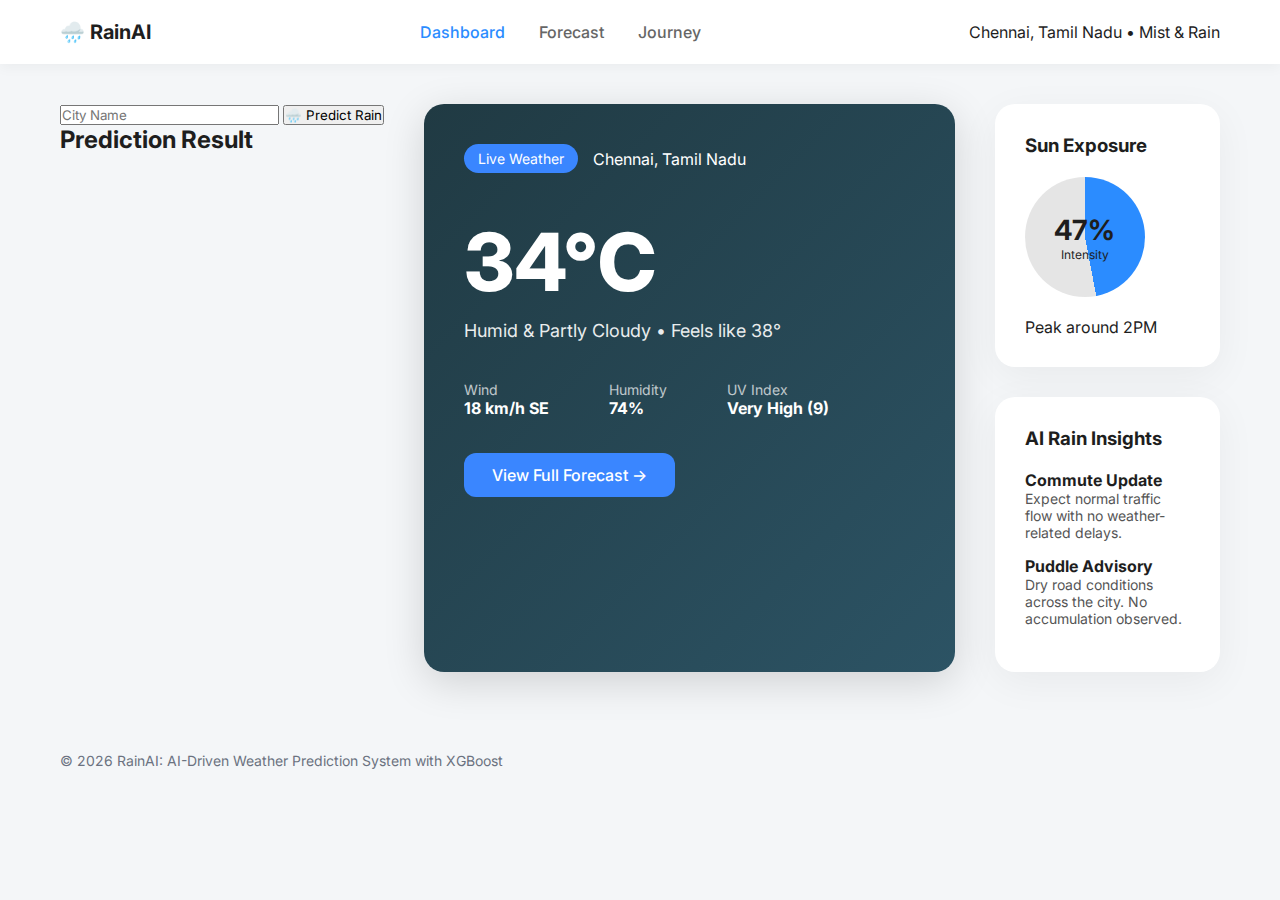
<file: index.html>
<!DOCTYPE html>
<html lang="en">
<head>
  <meta charset="UTF-8" />
  <meta name="viewport" content="width=device-width, initial-scale=1.0"/>
  <title>RainAI</title>
  <link rel="stylesheet" href="style.css" />
  <link href="https://fonts.googleapis.com/css2?family=Inter:wght@400;500;600;700;800&display=swap" rel="stylesheet">
</head>
<body>

<header class="navbar">
  <div class="logo">🌧️ RainAI</div>
  <nav>
  <a href="index.html" class="active">Dashboard</a>
  <a href="forecast.html">Forecast</a>
  <a href="journey.html">Journey</a>
</nav>
  <div class="profile">Chennai, Tamil Nadu • Mist & Rain</div>
</header>
<h2 class="prediction-result"></h2>
<main class="container">
  <div class="predict-box">

  <div class="predict-box">
  <input type="text" id="cityInput" placeholder="City Name"/>

  <button onclick="getPrediction()">
    🌧️ Predict Rain
  </button>

  <h2 id="result">
    Prediction Result
  </h2>
</div>
</div>
  <!-- LEFT BIG WEATHER CARD -->
  <section class="weather-card">
    <div class="weather-header">
      <span class="live-badge">Live Weather</span>
      <span>Chennai, Tamil Nadu</span>
    </div>

    <div class="temp-section">
      <h1>34°C</h1>
      <p>Humid & Partly Cloudy • Feels like 38°</p>
    </div>

    <div class="weather-stats">
      <div>
        <span>Wind</span>
        <strong>18 km/h SE</strong>
      </div>
      <div>
        <span>Humidity</span>
        <strong>74%</strong>
      </div>
      <div>
        <span>UV Index</span>
        <strong>Very High (9)</strong>
      </div>
    </div>
    <a href="forecast.html" class="forecast-btn">
      View Full Forecast →
    </a>
  </section>

  <!-- RIGHT SIDE PANEL -->
  <section class="side-panel">

    <div class="precipitation-card">
      <h3>Sun Exposure</h3>
      <div class="circle">
        <span>84%</span>
        <small>Intensity</small>
      </div>
      <p>Peak around 2PM</p>
    </div>

    <div class="insight-card">
      <h3>AI Rain Insights</h3>
      <div class="insight">
        <strong>Commute Update</strong>
        <p>Expect normal traffic flow with no weather-related delays.</p>
      </div>
      <div class="insight">
        <strong>Puddle Advisory</strong>
        <p>Dry road conditions across the city. No accumulation observed.</p>
      </div>
    </div>

  </section>

</main>

<script src="script.js"></script>
<footer>
    © 2026 RainAI: AI-Driven Weather Prediction System with XGBoost
</footer>
</body>
</html>
</file>
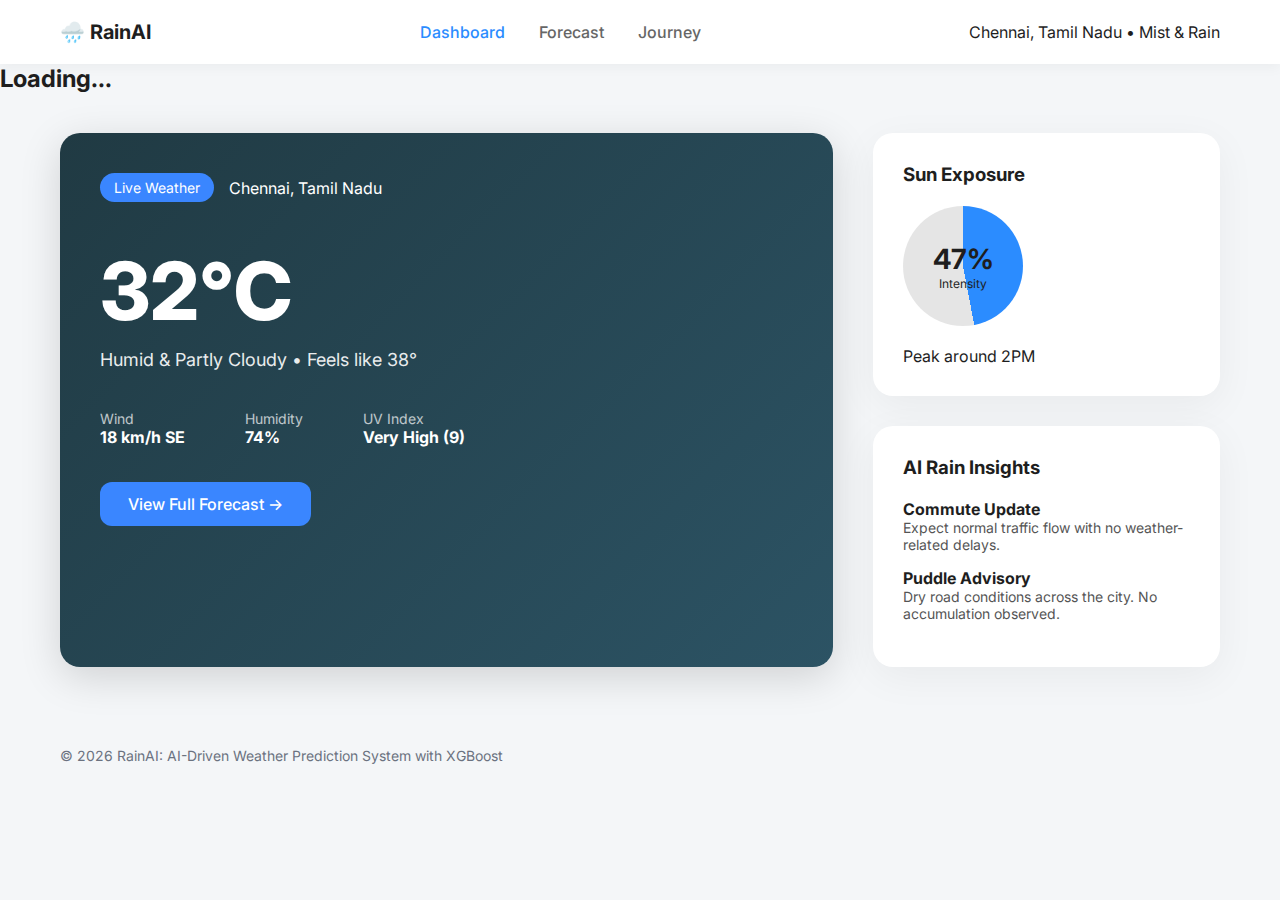
<file: front-end/index.html>
<!DOCTYPE html>
<html lang="en">
<head>
  <meta charset="UTF-8" />
  <meta name="viewport" content="width=device-width, initial-scale=1.0"/>
  <title>RainAI</title>
  <link rel="stylesheet" href="style.css" />
  <link href="https://fonts.googleapis.com/css2?family=Inter:wght@400;500;600;700;800&display=swap" rel="stylesheet">
</head>
<body>

<header class="navbar">
  <div class="logo">🌧️ RainAI</div>
  <nav>
  <a href="index.html" class="active">Dashboard</a>
  <a href="forecast.html">Forecast</a>
  <a href="journey.html">Journey</a>
</nav>
  <div class="profile">Chennai, Tamil Nadu • Mist & Rain</div>
</header>
<h2 class="prediction-result">Loading...</h2>
<main class="container">
  
  <!-- LEFT BIG WEATHER CARD -->
  <section class="weather-card">
    <div class="weather-header">
      <span class="live-badge">Live Weather</span>
      <span>Chennai, Tamil Nadu</span>
    </div>

    <div class="temp-section">
      <h1>32°C</h1>
      <p>Humid & Partly Cloudy • Feels like 38°</p>
    </div>

    <div class="weather-stats">
      <div>
        <span>Wind</span>
        <strong>18 km/h SE</strong>
      </div>
      <div>
        <span>Humidity</span>
        <strong>74%</strong>
      </div>
      <div>
        <span>UV Index</span>
        <strong>Very High (9)</strong>
      </div>
    </div>
    <a href="forecast.html" class="forecast-btn">
      View Full Forecast →
    </a>
  </section>

  <!-- RIGHT SIDE PANEL -->
  <section class="side-panel">

    <div class="precipitation-card">
      <h3>Sun Exposure</h3>
      <div class="circle">
        <span>38°</span>
        <small>Intensity</small>
      </div>
      <p>Peak around 2PM</p>
    </div>

    <div class="insight-card">
      <h3>AI Rain Insights</h3>
      <div class="insight">
        <strong>Commute Update</strong>
        <p>Expect normal traffic flow with no weather-related delays.</p>
      </div>
      <div class="insight">
        <strong>Puddle Advisory</strong>
        <p>Dry road conditions across the city. No accumulation observed.</p>
      </div>
    </div>

  </section>

</main>

<script src="script.js"></script>
<footer>
    © 2026 RainAI: AI-Driven Weather Prediction System with XGBoost
</footer>
</body>
</html>
</file>
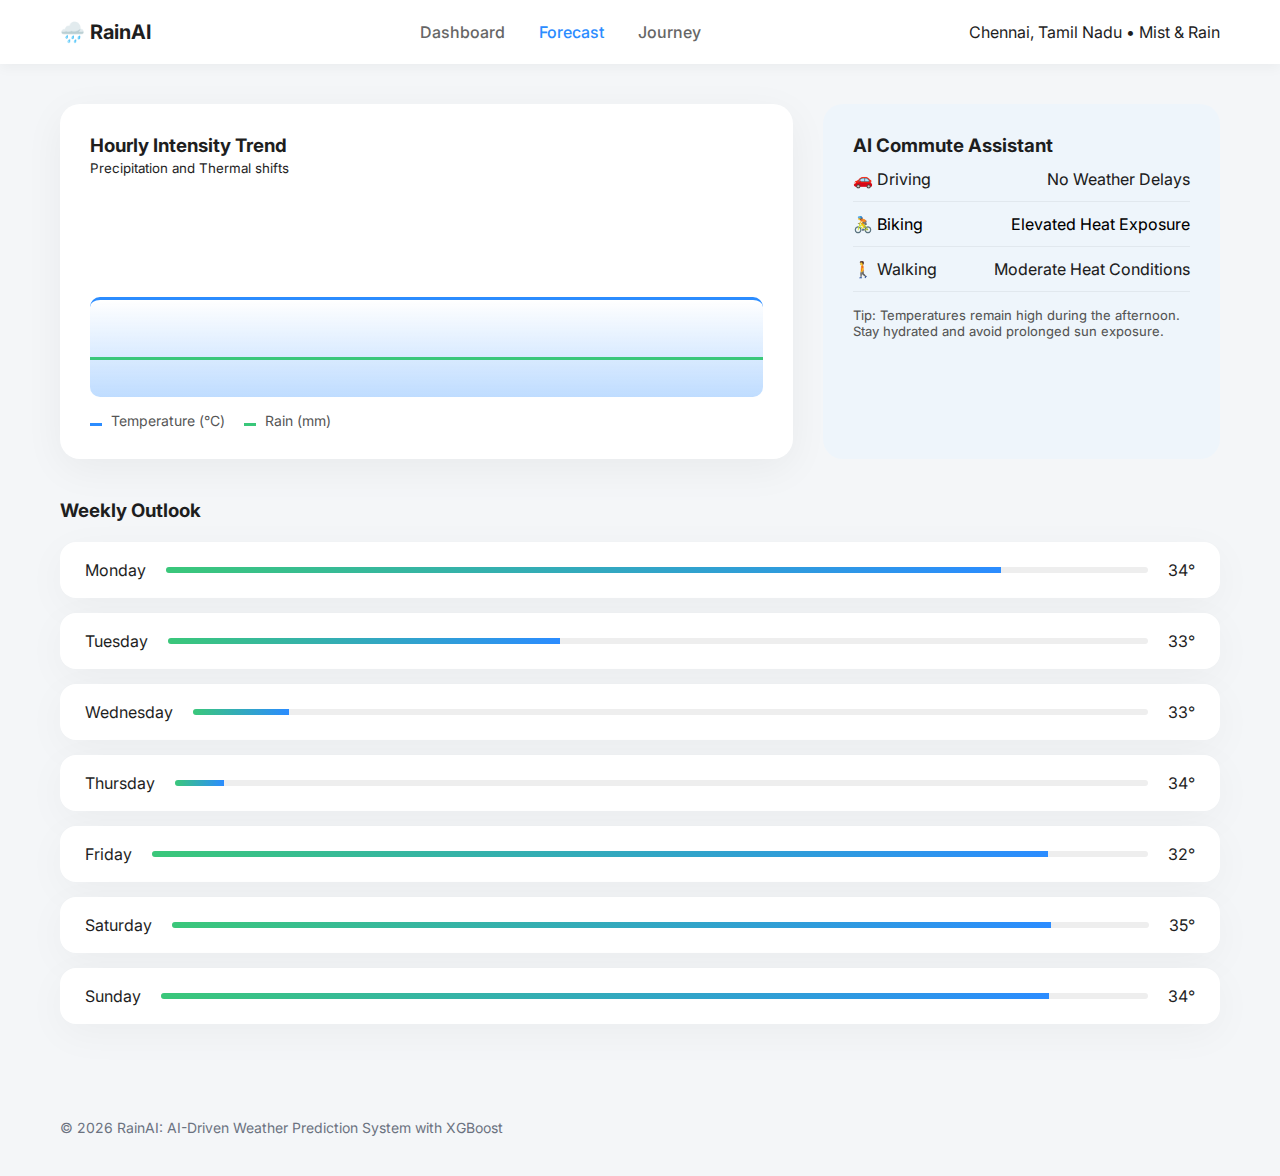
<file: forecast.html>
<!DOCTYPE html>
<html lang="en">
<head>
  <meta charset="UTF-8">
  <title>RainAI</title>
  <meta name="viewport" content="width=device-width, initial-scale=1.0">
  <link rel="stylesheet" href="style.css">
  <link href="https://fonts.googleapis.com/css2?family=Inter:wght@400;500;600;700;800&display=swap" rel="stylesheet">
</head>
<body>

<header class="navbar">
  <div class="logo">🌧️ RainAI</div>
  <nav>
    <a href="index.html">Dashboard</a>
    <a href="forecast.html" class="active">Forecast</a>
    <a href="journey.html">Journey</a>
  </nav>
  <div class="profile">Chennai, Tamil Nadu • Mist & Rain</div>
</header>

<main class="forecast-container">

  <!-- HERO BLUR CARD
  <section class="mist-card">
    <div class="mist-overlay">
      <div class="mist-content">
        <div class="mist-icon"></div>
        <div class="weather-image">
    <img src="rain.jpg" alt="Rain Icon">
</div>
      </div>
    </div>
  </section> -->

  <!-- GRID SECTION -->
  <section class="forecast-grid">

    <!-- LEFT CHART CARD -->
    <div class="chart-card">
      <div class="card-header">
        <div>
          <h3>Hourly Intensity Trend</h3>
          <small>Precipitation and Thermal shifts</small>
        </div>
        <!-- <div class="toggle-buttons">
          <button class="toggle active">12 Hours</button>
          <button class="toggle">24 Hours</button>
        </div> -->
      </div>

      <div class="chart-placeholder">
        <div class="blue-line"></div>
        <div class="green-line"></div>
      </div>

      <div class="legend">
        <span class="legend-blue"></span> Temperature (°C)
        <span class="legend-green"></span> Rain (mm)
      </div>
    </div>

    <!-- RIGHT AI CARD -->
    <div class="assistant-card">
      <h3>AI Commute Assistant</h3>

      <div class="assist-row">
        <span>🚗 Driving</span>
        <span>No Weather Delays</span>
      </div>

      <div class="assist-row red">
        <span>🚴 Biking</span>
        <span>Elevated Heat Exposure</span>
      </div>

      <div class="assist-row">
        <span>🚶 Walking</span>
        <span>Moderate Heat Conditions</span>
      </div>

      <div class="assist-tip">
        Tip: Temperatures remain high during the afternoon. Stay hydrated and avoid prolonged sun exposure.
      </div>
    </div>

  </section>

  <!-- WEEKLY OUTLOOK -->
  <section class="weekly-section">
    <h3>Weekly Outlook</h3>

    <div class="week-card">
      <span>Monday</span>
      <div class="bar"><div style="width:85%"></div></div>
      <span>34°</span>
    </div>

    <div class="week-card">
      <span>Tuesday</span>
      <div class="bar"><div style="width:40%"></div></div>
      <span>33°</span>
    </div>

    <div class="week-card">
      <span>Wednesday</span>
      <div class="bar"><div style="width:10%"></div></div>
      <span>33°</span>
    </div>

    <div class="week-card">
      <span>Thursday</span>
      <div class="bar"><div style="width:5%"></div></div>
      <span>34°</span>
    </div>

    <div class="week-card">
      <span>Friday</span>
      <div class="bar"><div style="width:90%"></div></div>
      <span>32°</span>
    </div>

    <div class="week-card">
      <span>Saturday</span>
      <div class="bar"><div style="width:90%"></div></div>
      <span>35°</span>
    </div>

    <div class="week-card">
      <span>Sunday</span>
      <div class="bar"><div style="width:90%"></div></div>
      <span>34°</span>
    </div>
  </section>

</main>
<footer>
    © 2026 RainAI: AI-Driven Weather Prediction System with XGBoost
</footer>
</body>
</html>
</file>
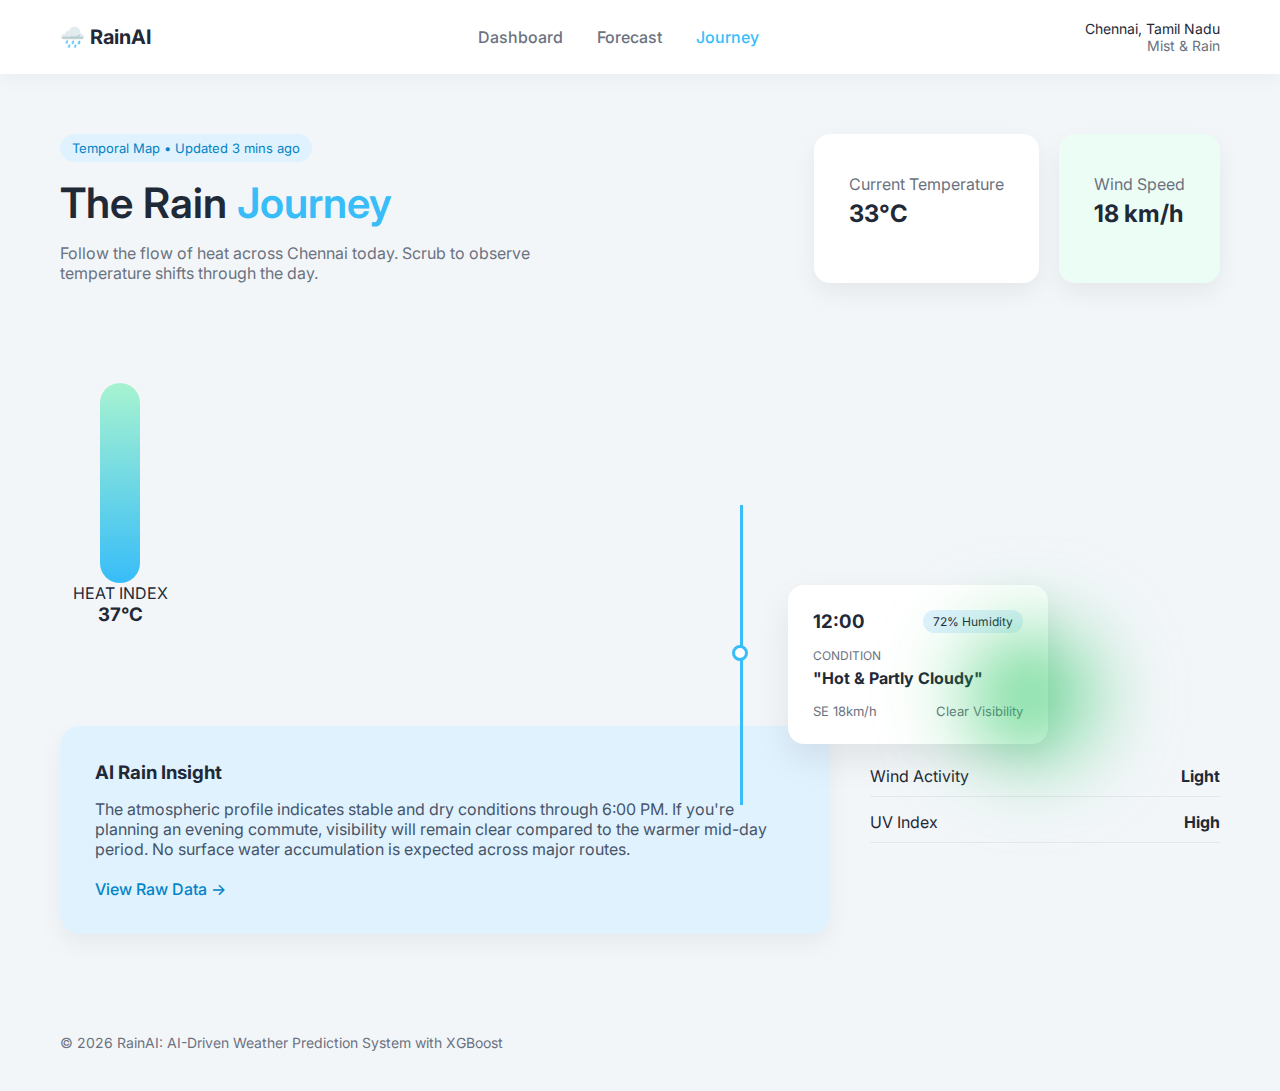
<file: journey.html>
<!DOCTYPE html>
<html lang="en">
<head>
    <meta charset="UTF-8">
    <title>RainAI</title>
    <link rel="stylesheet" href="journey.css">
    <link href="https://fonts.googleapis.com/css2?family=Inter:wght@300;400;500;600;700&display=swap" rel="stylesheet">
</head>
<body>

<!-- Navbar -->
<header class="navbar">
    <div class="logo">🌧️ RainAI</div>
    <nav>
        <a href="index.html">Dashboard</a>
        <a href="forecast.html">Forecast</a>
        <a class="active" href="#">Journey</a>
    </nav>
    <div class="profile">Chennai, Tamil Nadu<br><span>Mist & Rain</span></div>
</header>


<!-- Hero Section -->
<section class="hero">

    <div class="hero-left">
        <div class="badge">Temporal Map • Updated 3 mins ago</div>
        <h1>The Rain <span>Journey</span></h1>
        <p>
            Follow the flow of heat across Chennai today.
Scrub to observe temperature shifts through the day.
        </p>
    </div>

    <div class="hero-stats">
        <div class="stat-card">
            <p>Current Temperature</p>
            <h2>33°C</h2>
        </div>
        <div class="stat-card green">
            <p>Wind Speed</p>
            <h2>18 km/h</h2>
        </div>
    </div>

</section>


<!-- Timeline Section -->
<section class="timeline-section">

    <div class="accumulated">
        <div class="bar"></div>
        <p>HEAT INDEX</p>
        <h3>37°C</h3>
    </div>

    <div class="timeline">
        <div class="line"></div>
        <div class="indicator"></div>

        <div class="timeline-card">
            <div class="time-row">
                <h3>12:00</h3>
                <span class="humidity">72% Humidity</span>
            </div>

            <p class="observation">CONDITION</p>
            <h4>"Hot & Partly Cloudy"</h4>

            <div class="details">
                <span>SE 18km/h</span>
                <span>Clear Visibility</span>
            </div>
        </div>

        <div class="rain-blob"></div>

    </div>

</section>


<!-- Bottom Section -->
<section class="bottom-section">

    <div class="insight-card">
        <h3>AI Rain Insight</h3>
        <p>
            The atmospheric profile indicates stable and dry conditions through 6:00 PM. If you're planning an evening commute, visibility will remain clear compared to the warmer mid-day period. No surface water accumulation is expected across major routes.
        </p>

        <div class="links">
            <a href="Rainfall.csv" target="_blank">View Raw Data →</a>
        </div>
    </div>

    <div class="sensors">
        <h4>LIVE SENSORS</h4>

        <!-- <div class="sensor">
            <span>Humidity Level</span>
            <strong>72%</strong>
        </div> -->

        <div class="sensor">
            <span>Wind Activity</span>
            <strong>Light</strong>
        </div>

        <div class="sensor">
            <span>UV Index</span>
            <strong>High</strong>
        </div>
    </div>

</section>


<footer>
    © 2026 RainAI: AI-Driven Weather Prediction System with XGBoost
</footer>

</body>
</html>
</file>
<file: style.css>
* {
  margin: 0;
  padding: 0;
  box-sizing: border-box;
  font-family: 'Inter', sans-serif;
}

body {
  background: #f4f6f8;
  color: #1e1e1e;
}

.navbar {
  display: flex;
  justify-content: space-between;
  padding: 20px 60px;
  align-items: center;
  background: white;
  box-shadow: 0 4px 12px rgba(0,0,0,0.04);
}

.logo {
  font-weight: 700;
  font-size: 20px;
}

nav a {
  margin: 0 15px;
  text-decoration: none;
  color: #666;
  font-weight: 500;
  cursor: pointer;
}

nav a.active {
  color: #2b8cff;
}

.container {
  display: flex;
  gap: 40px;
  padding: 40px 60px;
}

.weather-card {
  flex: 2;
  background: linear-gradient(135deg, #1f2e35, #3c5f6f);
  border-radius: 20px;
  padding: 40px;
  color: white;
  box-shadow: 0 10px 40px rgba(0,0,0,0.15);
}

.weather-header {
  display: flex;
  gap: 15px;
  align-items: center;
  margin-bottom: 40px;
}

.live-badge {
  background: #2b8cff;
  padding: 6px 14px;
  border-radius: 20px;
  font-size: 13px;
}

.temp-section h1 {
  font-size: 80px;
  font-weight: 800;
}

.temp-section p {
  margin-top: 10px;
  font-size: 18px;
  opacity: 0.9;
}

footer {
    padding: 40px 60px;
    color: #6b7280;
    font-size: 14px;
}

.weather-stats {
  display: flex;
  gap: 60px;
  margin-top: 40px;
}

.weather-stats span {
  display: block;
  opacity: 0.7;
  font-size: 14px;
}

.weather-stats strong {
  font-size: 16px;
}

.primary-btn {
  margin-top: 40px;
  background: #2b8cff;
  border: none;
  padding: 14px 24px;
  border-radius: 12px;
  color: white;
  font-weight: 600;
  cursor: pointer;
  transition: 0.3s;
}

.primary-btn:hover {
  background: #1f6fde;
}

.side-panel {
  flex: 1;
  display: flex;
  flex-direction: column;
  gap: 30px;
}

.precipitation-card,
.insight-card {
  background: white;
  padding: 30px;
  border-radius: 20px;
  box-shadow: 0 10px 40px rgba(0,0,0,0.05);
}

.precipitation-card h3,
.insight-card h3 {
  margin-bottom: 20px;
}

.circle {
  width: 120px;
  height: 120px;
  border-radius: 50%;
  background: conic-gradient(#2b8cff 0% 84%, #e5e5e5 84% 100%);
  display: flex;
  flex-direction: column;
  align-items: center;
  justify-content: center;
  margin-bottom: 20px;
}

.circle span {
  font-size: 28px;
  font-weight: 700;
}

.circle small {
  font-size: 12px;
}

.insight {
  margin-bottom: 15px;
}

.insight p {
  font-size: 14px;
  color: #555;
}

/* FORECAST PAGE */

.forecast-container {
  padding: 40px 60px;
}

.forecast-grid {
  display: flex;
  gap: 30px;
  margin-bottom: 40px;
}

.chart-card {
  flex: 2;
  background: white;
  padding: 30px;
  border-radius: 20px;
  box-shadow: 0 10px 40px rgba(0,0,0,0.05);
}

.card-header {
  display: flex;
  justify-content: space-between;
  align-items: center;
}

.toggle-buttons button {
  padding: 6px 12px;
  border-radius: 12px;
  border: none;
  background: #e5e5e5;
  cursor: pointer;
  margin-left: 5px;
}

.toggle.active {
  background: #2b8cff;
  color: white;
}

.chart-placeholder {
  height: 200px;
  position: relative;
  margin-top: 20px;
}

.blue-line {
  position: absolute;
  width: 100%;
  height: 100px;
  background: linear-gradient(to top, rgba(43,140,255,0.3), transparent);
  border-top: 3px solid #2b8cff;
  border-radius: 10px;
  bottom: 0;
}

.green-line {
  position: absolute;
  width: 100%;
  height: 40px;
  border-top: 3px solid #3ac77a;
  bottom: 0;
}

.legend {
  margin-top: 15px;
  font-size: 14px;
  color: #555;
}

.legend-blue {
  display: inline-block;
  width: 12px;
  height: 3px;
  background: #2b8cff;
  margin-right: 5px;
}

.legend-green {
  display: inline-block;
  width: 12px;
  height: 3px;
  background: #3ac77a;
  margin: 0 5px 0 15px;
}

.assistant-card {
  flex: 1;
  background: #eef5fb;
  padding: 30px;
  border-radius: 20px;
  font-weight: 430;
}

.assist-row {
  display: flex;
  justify-content: space-between;
  padding: 12px 0;
  border-bottom: 1px solid rgba(0,0,0,0.05);
  font-weight: 430;
}

.assist-row.red {
  color: black;
  font-weight: 430;
}

.assist-tip {
  margin-top: 15px;
  font-size: 13px;
  color: #555;
}

.weekly-section h3 {
  margin-bottom: 20px;
}

.week-card {
  background: white;
  padding: 18px 25px;
  border-radius: 16px;
  margin-bottom: 15px;
  display: flex;
  align-items: center;
  justify-content: space-between;
  box-shadow: 0 10px 40px rgba(0,0,0,0.04);
}

.bar {
  flex: 1;
  height: 6px;
  background: #eee;
  margin: 0 20px;
  border-radius: 4px;
  overflow: hidden;
}

.bar div {
  height: 100%;
  background: linear-gradient(90deg,#3ac77a,#2b8cff);
}

.weather-card {
  background: linear-gradient(135deg, #203a43, #2c5364);
  border-radius: 20px;
  padding: 40px;
  color: white;
  width: 100%;
  max-width: 850px;
}

.weather-header {
  display: flex;
  align-items: center;
  gap: 15px;
}

.live-badge {
  background: #3a86ff;
  padding: 6px 14px;
  border-radius: 20px;
  font-size: 14px;
}

.temperature {
  font-size: 90px;
  margin: 20px 0 10px;
}

.condition {
  font-size: 20px;
  opacity: 0.85;
}

.weather-details {
  display: flex;
  gap: 60px;
  margin-top: 25px;
}

.label {
  font-size: 14px;
  opacity: 0.7;
}

.forecast-btn {
  display: inline-block;
  margin-top: 35px;
  background: #3a86ff;
  padding: 12px 28px;
  border-radius: 12px;
  color: white;
  text-decoration: none;
  font-weight: 500;
  transition: 0.3s;
}

.forecast-btn:hover {
  background: #2f6edc;
}
</file>
<file: front-end/style.css>
* {
  margin: 0;
  padding: 0;
  box-sizing: border-box;
  font-family: 'Inter', sans-serif;
}

body {
  background: #f4f6f8;
  color: #1e1e1e;
}

.navbar {
  display: flex;
  justify-content: space-between;
  padding: 20px 60px;
  align-items: center;
  background: white;
  box-shadow: 0 4px 12px rgba(0,0,0,0.04);
}

.logo {
  font-weight: 700;
  font-size: 20px;
}

nav a {
  margin: 0 15px;
  text-decoration: none;
  color: #666;
  font-weight: 500;
  cursor: pointer;
}

nav a.active {
  color: #2b8cff;
}

.container {
  display: flex;
  gap: 40px;
  padding: 40px 60px;
}

.weather-card {
  flex: 2;
  background: linear-gradient(135deg, #1f2e35, #3c5f6f);
  border-radius: 20px;
  padding: 40px;
  color: white;
  box-shadow: 0 10px 40px rgba(0,0,0,0.15);
}

.weather-header {
  display: flex;
  gap: 15px;
  align-items: center;
  margin-bottom: 40px;
}

.live-badge {
  background: #2b8cff;
  padding: 6px 14px;
  border-radius: 20px;
  font-size: 13px;
}

.temp-section h1 {
  font-size: 80px;
  font-weight: 800;
}

.temp-section p {
  margin-top: 10px;
  font-size: 18px;
  opacity: 0.9;
}

footer {
    padding: 40px 60px;
    color: #6b7280;
    font-size: 14px;
}

.weather-stats {
  display: flex;
  gap: 60px;
  margin-top: 40px;
}

.weather-stats span {
  display: block;
  opacity: 0.7;
  font-size: 14px;
}

.weather-stats strong {
  font-size: 16px;
}

.primary-btn {
  margin-top: 40px;
  background: #2b8cff;
  border: none;
  padding: 14px 24px;
  border-radius: 12px;
  color: white;
  font-weight: 600;
  cursor: pointer;
  transition: 0.3s;
}

.primary-btn:hover {
  background: #1f6fde;
}

.side-panel {
  flex: 1;
  display: flex;
  flex-direction: column;
  gap: 30px;
}

.precipitation-card,
.insight-card {
  background: white;
  padding: 30px;
  border-radius: 20px;
  box-shadow: 0 10px 40px rgba(0,0,0,0.05);
}

.precipitation-card h3,
.insight-card h3 {
  margin-bottom: 20px;
}

.circle {
  width: 120px;
  height: 120px;
  border-radius: 50%;
  background: conic-gradient(#2b8cff 0% 84%, #e5e5e5 84% 100%);
  display: flex;
  flex-direction: column;
  align-items: center;
  justify-content: center;
  margin-bottom: 20px;
}

.circle span {
  font-size: 28px;
  font-weight: 700;
}

.circle small {
  font-size: 12px;
}

.insight {
  margin-bottom: 15px;
}

.insight p {
  font-size: 14px;
  color: #555;
}

/* FORECAST PAGE */

.forecast-container {
  padding: 40px 60px;
}

.forecast-grid {
  display: flex;
  gap: 30px;
  margin-bottom: 40px;
}

.chart-card {
  flex: 2;
  background: white;
  padding: 30px;
  border-radius: 20px;
  box-shadow: 0 10px 40px rgba(0,0,0,0.05);
}

.card-header {
  display: flex;
  justify-content: space-between;
  align-items: center;
}

.toggle-buttons button {
  padding: 6px 12px;
  border-radius: 12px;
  border: none;
  background: #e5e5e5;
  cursor: pointer;
  margin-left: 5px;
}

.toggle.active {
  background: #2b8cff;
  color: white;
}

.chart-placeholder {
  height: 200px;
  position: relative;
  margin-top: 20px;
}

.blue-line {
  position: absolute;
  width: 100%;
  height: 100px;
  background: linear-gradient(to top, rgba(43,140,255,0.3), transparent);
  border-top: 3px solid #2b8cff;
  border-radius: 10px;
  bottom: 0;
}

.green-line {
  position: absolute;
  width: 100%;
  height: 40px;
  border-top: 3px solid #3ac77a;
  bottom: 0;
}

.legend {
  margin-top: 15px;
  font-size: 14px;
  color: #555;
}

.legend-blue {
  display: inline-block;
  width: 12px;
  height: 3px;
  background: #2b8cff;
  margin-right: 5px;
}

.legend-green {
  display: inline-block;
  width: 12px;
  height: 3px;
  background: #3ac77a;
  margin: 0 5px 0 15px;
}

.assistant-card {
  flex: 1;
  background: #eef5fb;
  padding: 30px;
  border-radius: 20px;
  font-weight: 430;
}

.assist-row {
  display: flex;
  justify-content: space-between;
  padding: 12px 0;
  border-bottom: 1px solid rgba(0,0,0,0.05);
  font-weight: 430;
}

.assist-row.red {
  color: black;
  font-weight: 430;
}

.assist-tip {
  margin-top: 15px;
  font-size: 13px;
  color: #555;
}

.weekly-section h3 {
  margin-bottom: 20px;
}

.week-card {
  background: white;
  padding: 18px 25px;
  border-radius: 16px;
  margin-bottom: 15px;
  display: flex;
  align-items: center;
  justify-content: space-between;
  box-shadow: 0 10px 40px rgba(0,0,0,0.04);
}

.bar {
  flex: 1;
  height: 6px;
  background: #eee;
  margin: 0 20px;
  border-radius: 4px;
  overflow: hidden;
}

.bar div {
  height: 100%;
  background: linear-gradient(90deg,#3ac77a,#2b8cff);
}

.weather-card {
  background: linear-gradient(135deg, #203a43, #2c5364);
  border-radius: 20px;
  padding: 40px;
  color: white;
  width: 100%;
  max-width: 850px;
}

.weather-header {
  display: flex;
  align-items: center;
  gap: 15px;
}

.live-badge {
  background: #3a86ff;
  padding: 6px 14px;
  border-radius: 20px;
  font-size: 14px;
}

.temperature {
  font-size: 90px;
  margin: 20px 0 10px;
}

.condition {
  font-size: 20px;
  opacity: 0.85;
}

.weather-details {
  display: flex;
  gap: 60px;
  margin-top: 25px;
}

.label {
  font-size: 14px;
  opacity: 0.7;
}

.forecast-btn {
  display: inline-block;
  margin-top: 35px;
  background: #3a86ff;
  padding: 12px 28px;
  border-radius: 12px;
  color: white;
  text-decoration: none;
  font-weight: 500;
  transition: 0.3s;
}

.forecast-btn:hover {
  background: #2f6edc;
}
</file>
<file: journey.css>
* {
    margin: 0;
    padding: 0;
    box-sizing: border-box;
}

body {
    font-family: 'Inter', sans-serif;
    background: #f3f6f9;
    color: #1f2937;
}

/* NAVBAR */

.navbar {
    display: flex;
    justify-content: space-between;
    align-items: center;
    padding: 20px 60px;
    background: white;
    box-shadow: 0 4px 20px rgba(0,0,0,0.04);
}

.logo {
  font-weight: 700;
  font-size: 20px;
}

.navbar nav a {
    margin: 0 15px;
    text-decoration: none;
    color: #6b7280;
    font-weight: 500;
}

.navbar nav .active {
    color: #38bdf8;
}

.profile {
    font-size: 14px;
    text-align: right;
}

.profile span {
    color: #6b7280;
}

/* HERO */

.hero {
    display: flex;
    justify-content: space-between;
    padding: 60px;
}

.hero h1 {
    font-size: 42px;
    font-weight: 600;
}

.hero h1 span {
    color: #38bdf8;
}

.hero p {
    margin-top: 15px;
    color: #6b7280;
    max-width: 500px;
}

.badge {
    display: inline-block;
    background: #e0f2fe;
    color: #0284c7;
    padding: 6px 12px;
    border-radius: 20px;
    font-size: 13px;
    margin-bottom: 15px;
}

.hero-stats {
    display: flex;
    gap: 20px;
}

.stat-card {
    background: white;
    padding: 25px 35px;
    border-radius: 16px;
    box-shadow: 0 10px 25px rgba(0,0,0,0.06);
}

.stat-card h2 {
    margin-top: 5px;
}

.green {
    background: #ecfdf5;
}

/* TIMELINE */

.timeline-section {
    display: flex;
    align-items: center;
    padding: 40px 60px;
}

.accumulated {
    width: 120px;
    text-align: center;
}

.accumulated .bar {
    height: 200px;
    width: 40px;
    background: linear-gradient(to top, #38bdf8, #a7f3d0);
    border-radius: 20px;
    margin: auto;
}

.timeline {
    flex: 1;
    position: relative;
    margin-left: 80px;
}

.line {
    position: absolute;
    left: 50%;
    width: 3px;
    height: 300px;
    background: #38bdf8;
}

.indicator {
    position: absolute;
    top: 140px;
    left: calc(50% - 8px);
    width: 16px;
    height: 16px;
    background: white;
    border: 3px solid #38bdf8;
    border-radius: 50%;
}

.timeline-card {
    position: absolute;
    top: 80px;
    left: 55%;
    background: white;
    padding: 25px;
    border-radius: 16px;
    box-shadow: 0 15px 35px rgba(0,0,0,0.08);
    width: 260px;
}

.time-row {
    display: flex;
    justify-content: space-between;
    align-items: center;
}

.humidity {
    background: #e0f2fe;
    padding: 4px 10px;
    border-radius: 20px;
    font-size: 12px;
}

.observation {
    margin-top: 15px;
    font-size: 12px;
    color: #6b7280;
}

.timeline-card h4 {
    margin: 5px 0 15px;
}

.details {
    display: flex;
    justify-content: space-between;
    font-size: 13px;
    color: #6b7280;
}

.rain-blob {
    position: absolute;
    top: 100px;
    right: 100px;
    width: 180px;
    height: 180px;
    background: radial-gradient(circle, #22c55e, transparent 70%);
    filter: blur(40px);
}

/* BOTTOM */

.bottom-section {
    display: flex;
    gap: 40px;
    padding: 60px;
}

.insight-card {
    flex: 2;
    background: #e0f2fe;
    padding: 35px;
    border-radius: 20px;
    box-shadow: 0 10px 25px rgba(0,0,0,0.05);
}

.insight-card p {
    margin-top: 15px;
    color: #475569;
}

.links {
    margin-top: 20px;
}

.links a {
    margin-right: 20px;
    text-decoration: none;
    color: #0284c7;
    font-weight: 500;
}

.sensors {
    flex: 1;
}

.sensors h4 {
    margin-bottom: 20px;
}

.sensor {
    display: flex;
    justify-content: space-between;
    margin-bottom: 15px;
    padding-bottom: 10px;
    border-bottom: 1px solid #e5e7eb;
}

/* FOOTER */

footer {
    padding: 40px 60px;
    color: #6b7280;
    font-size: 14px;
}
</file>
